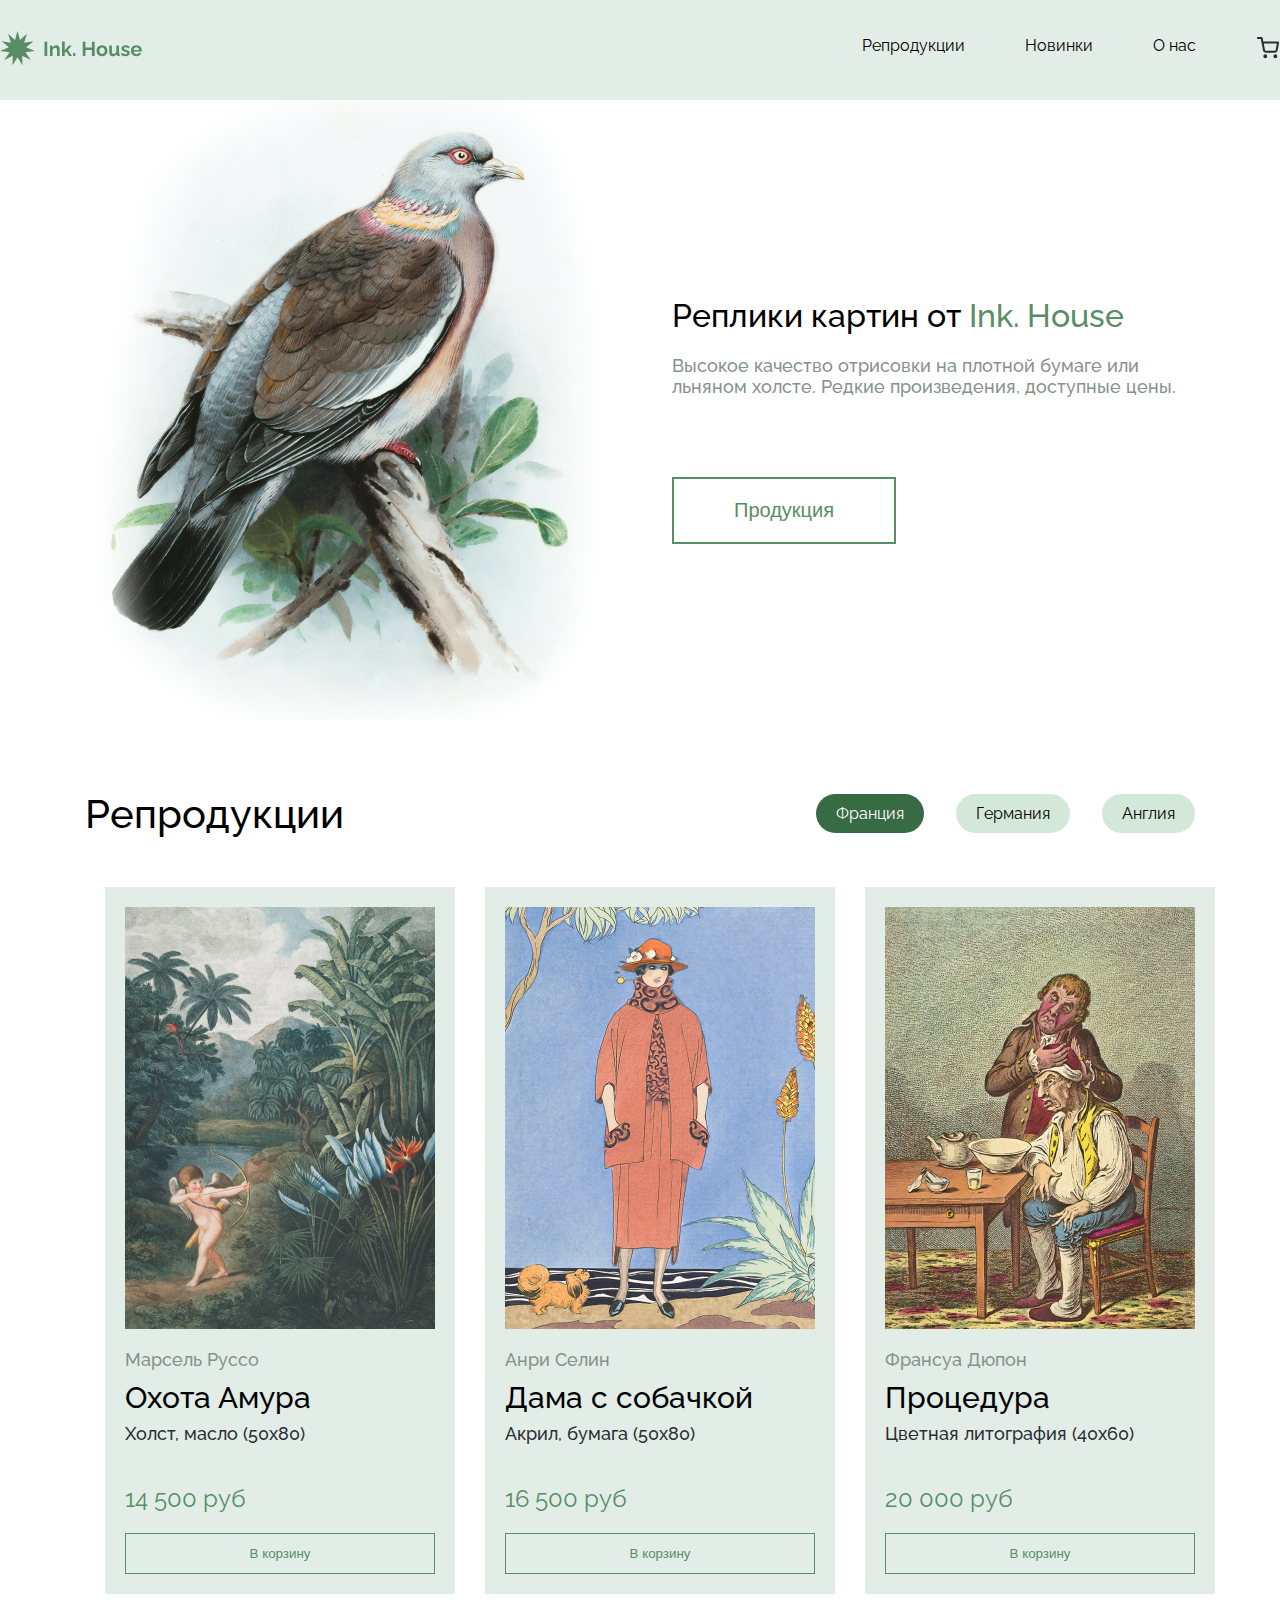
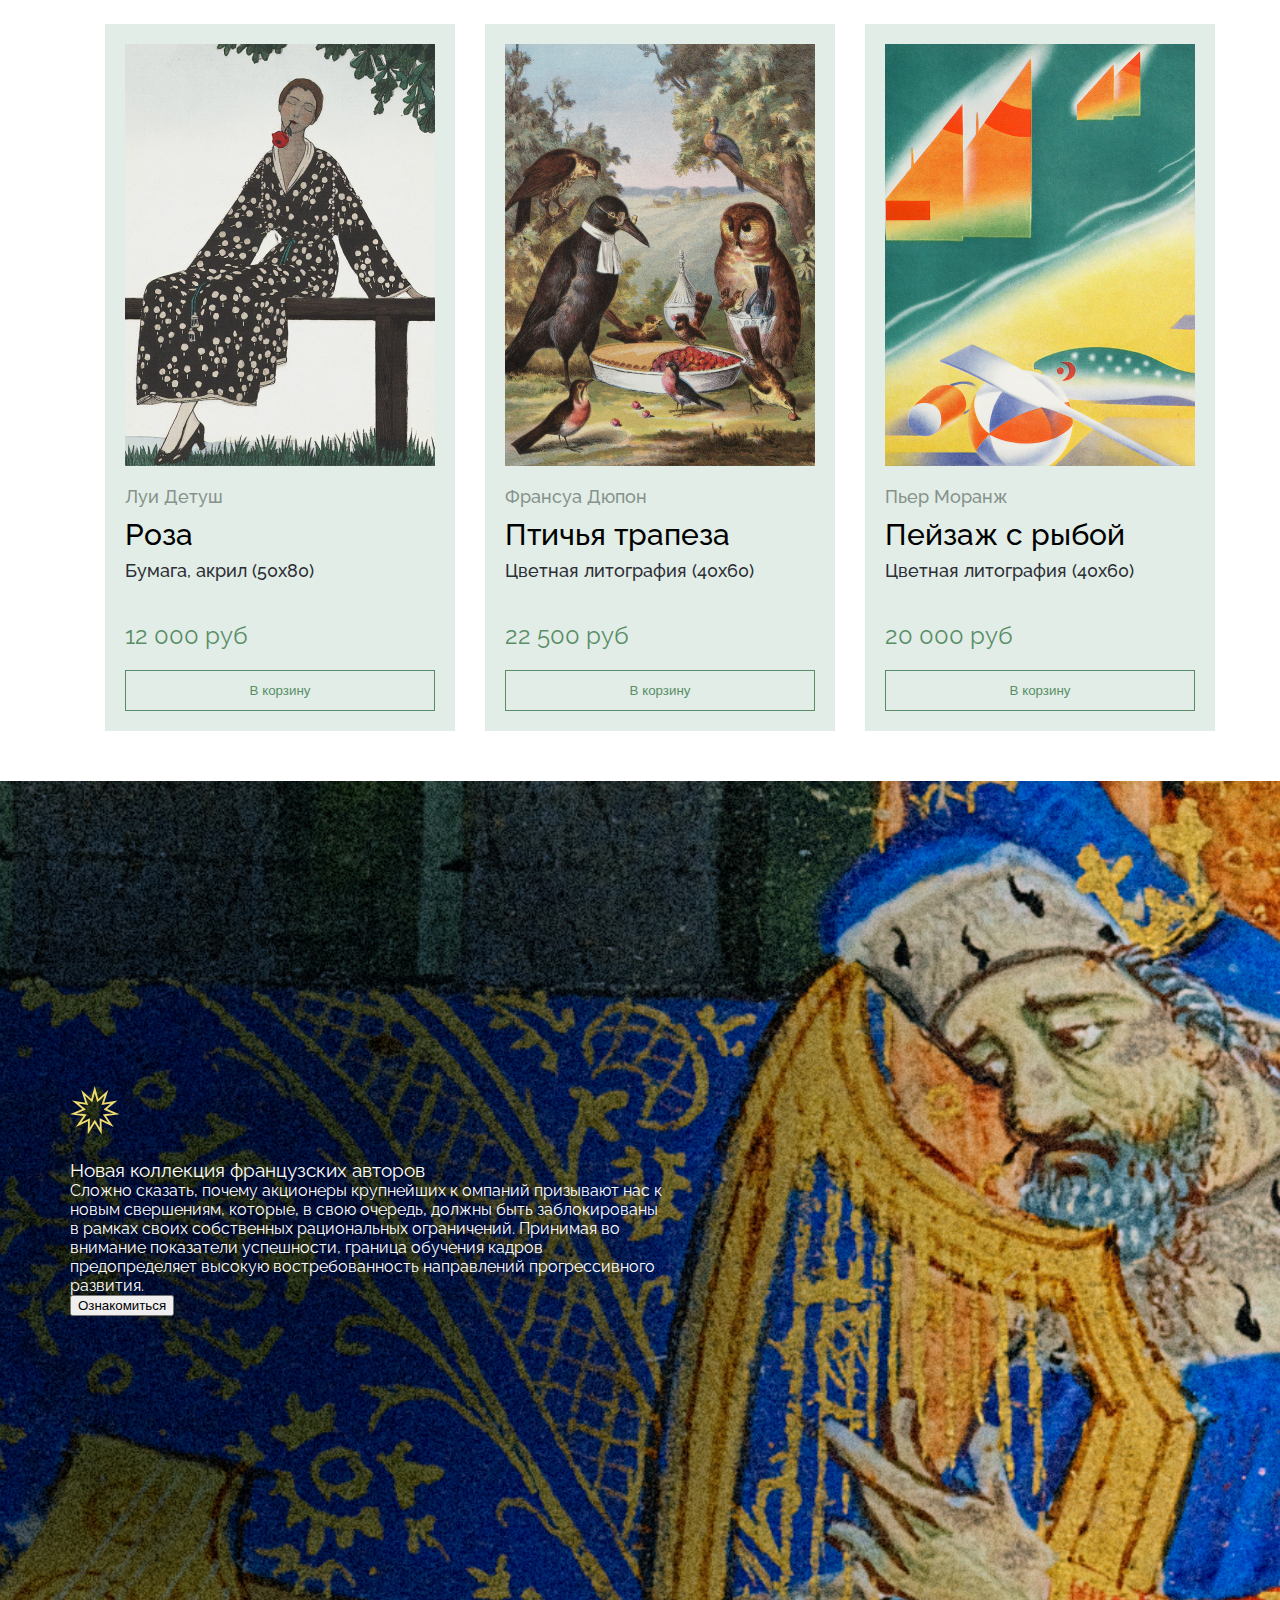
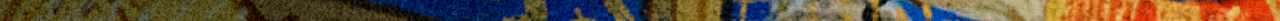
<file: Project/index.html>
<!DOCTYPE html>
<html lang="ru">
<head>
    <meta charset="UTF-8">
    <meta name="viewport" content="width=device-width, initial-scale=1.0">
    <title>House</title>

    <link rel="stylesheet" href="/Project/styles/style.css">
</head>
<body>
    <header class="header">
        <div class="container">
            <div class="logo">
                <img src="/Project/image/Frame 85.svg" alt="" class="logo__image">
            </div>

            <div class="nav__container">
                <nav class="header__nav">
                    <ul class="header__list">
                        <li><a href="#">Репродукции</a></li>
                        <li><a href="#">Новинки</a></li>
                        <li><a href="#">О нас</a></li>
                        <li><img src="/Project/image/Frame 217.svg" alt="" class="backet"></li>
                    </ul>
                </nav>
            </div>
        </div>
    </header>

    <main class="main">
        <div class="bird">
            <div class="bird__container">
                <img src="/Project/image/Bird.jpg" alt="" class="bird__image">
            </div>

            <div class="text">
                <h1 class="text__title">Реплики картин от <span class="is-green">Ink. House</span></h1>
                <p class="text__subtitle">Высокое качество отрисовки на 
                    плотной бумаге или льняном холсте. Редкие произведения, 
                    доступные цены.</p>
                
                <button class="bird__btn">Продукция</button>
            </div>
        </div>

        <section class="cards">
            <div class="container">
                <div class="cards__header">
                    <h2 class="cards__text">Репродукции</h2>
                    <ul class="cards__list">
                        <li><a class="cards__btn active" href="#" data-file="">Франция</a></li>
                        <li><a class="cards__btn" href="#" data-file="german.html">Германия</a></li>
                        <li><a class="cards__btn" href="#" data-file="england.html">Англия</a></li>
                    </ul>
                </div>

                <div class="blocks" id="gallery">

                    <div class="blocks__row">
                        <div class="block">
                        <img src="/Project/image/03.jpg" alt="" class="block__image">
                        <p class="small__title">Марсель Руссо</p>
                        <h3 class="block__title">Охота Амура</h3>
                        <p class="block__subtitle">Холст, масло (50х80) </p>

                        <p class="price">14 500 руб</p>

                        <button class="block__btn">В корзину</button>
                    </div>

                    <div class="block">
                        <img src="/Project/image/04.jpg" alt="" class="block__image">
                        <p class="small__title">Анри Селин</p>
                        <h3 class="block__title">Дама с собачкой</h3>
                        <p class="block__subtitle">Акрил, бумага (50х80) </p>

                        <p class="price">16 500 руб</p>

                        <button class="block__btn">В корзину</button>
                    </div>

                    <div class="block">
                        <img src="/Project/image/05.jpg" alt="" class="block__image">
                        <p class="small__title">Франсуа Дюпон</p>
                        <h3 class="block__title">Процедура</h3>
                        <p class="block__subtitle">Цветная литография (40х60)  </p>

                        <p class="price">20 000 руб</p>

                        <button class="block__btn">В корзину</button>
                    </div>
                    </div>

                    <div class="blocks__row">
                        <div class="block">
                        <img src="/Project/image/06.jpg" alt="" class="block__image">
                        <p class="small__title">Луи Детуш</p>
                        <h3 class="block__title">Роза</h3>
                        <p class="block__subtitle">Бумага, акрил (50х80)   </p>

                        <p class="price">12 000 руб</p>

                        <button class="block__btn">В корзину</button>
                    </div>

                    <div class="block">
                        <img src="/Project/image/07.jpg" alt="" class="block__image">
                        <p class="small__title">Франсуа Дюпон</p>
                        <h3 class="block__title">Птичья трапеза</h3>
                        <p class="block__subtitle">Цветная литография (40х60)    </p>

                        <p class="price">22 500 руб</p>

                        <button class="block__btn">В корзину</button>
                    </div>

                    <div class="block">
                        <img src="/Project/image/08.jpg" alt="" class="block__image">
                        <p class="small__title">Пьер Моранж</p>
                        <h3 class="block__title">Пейзаж с рыбой</h3>
                        <p class="block__subtitle">Цветная литография (40х60)     </p>

                        <p class="price">20 000 руб</p>

                        <button class="block__btn">В корзину</button>
                    </div>
                    </div>
                </div>
            </div>
        </section>

        <section class="icon">
            <div class="icon__container">

                <div class="icon__conttent">
                    <img src="/Project/image/Star 2.svg" alt="" class="icon__card">

                    <h3 class="icon__title">Новая коллекция французских авторов</h3>
                    <p class="icon__subtitle">Сложно сказать, почему акционеры крупнейших к
                        омпаний призывают нас к новым свершениям, которые, в свою очередь, 
                        должны быть заблокированы в рамках своих собственных рациональных 
                        ограничений. Принимая во внимание показатели успешности, граница 
                        обучения кадров предопределяет высокую востребованность направлений 
                        прогрессивного развития.</p>
                

                    <button class="icon__btn">Ознакомиться</button>
                </div>
            </div>
        </section>
    </main>

    <script src="/Project/script/script.js"></script>
</body>
</html>
</file>
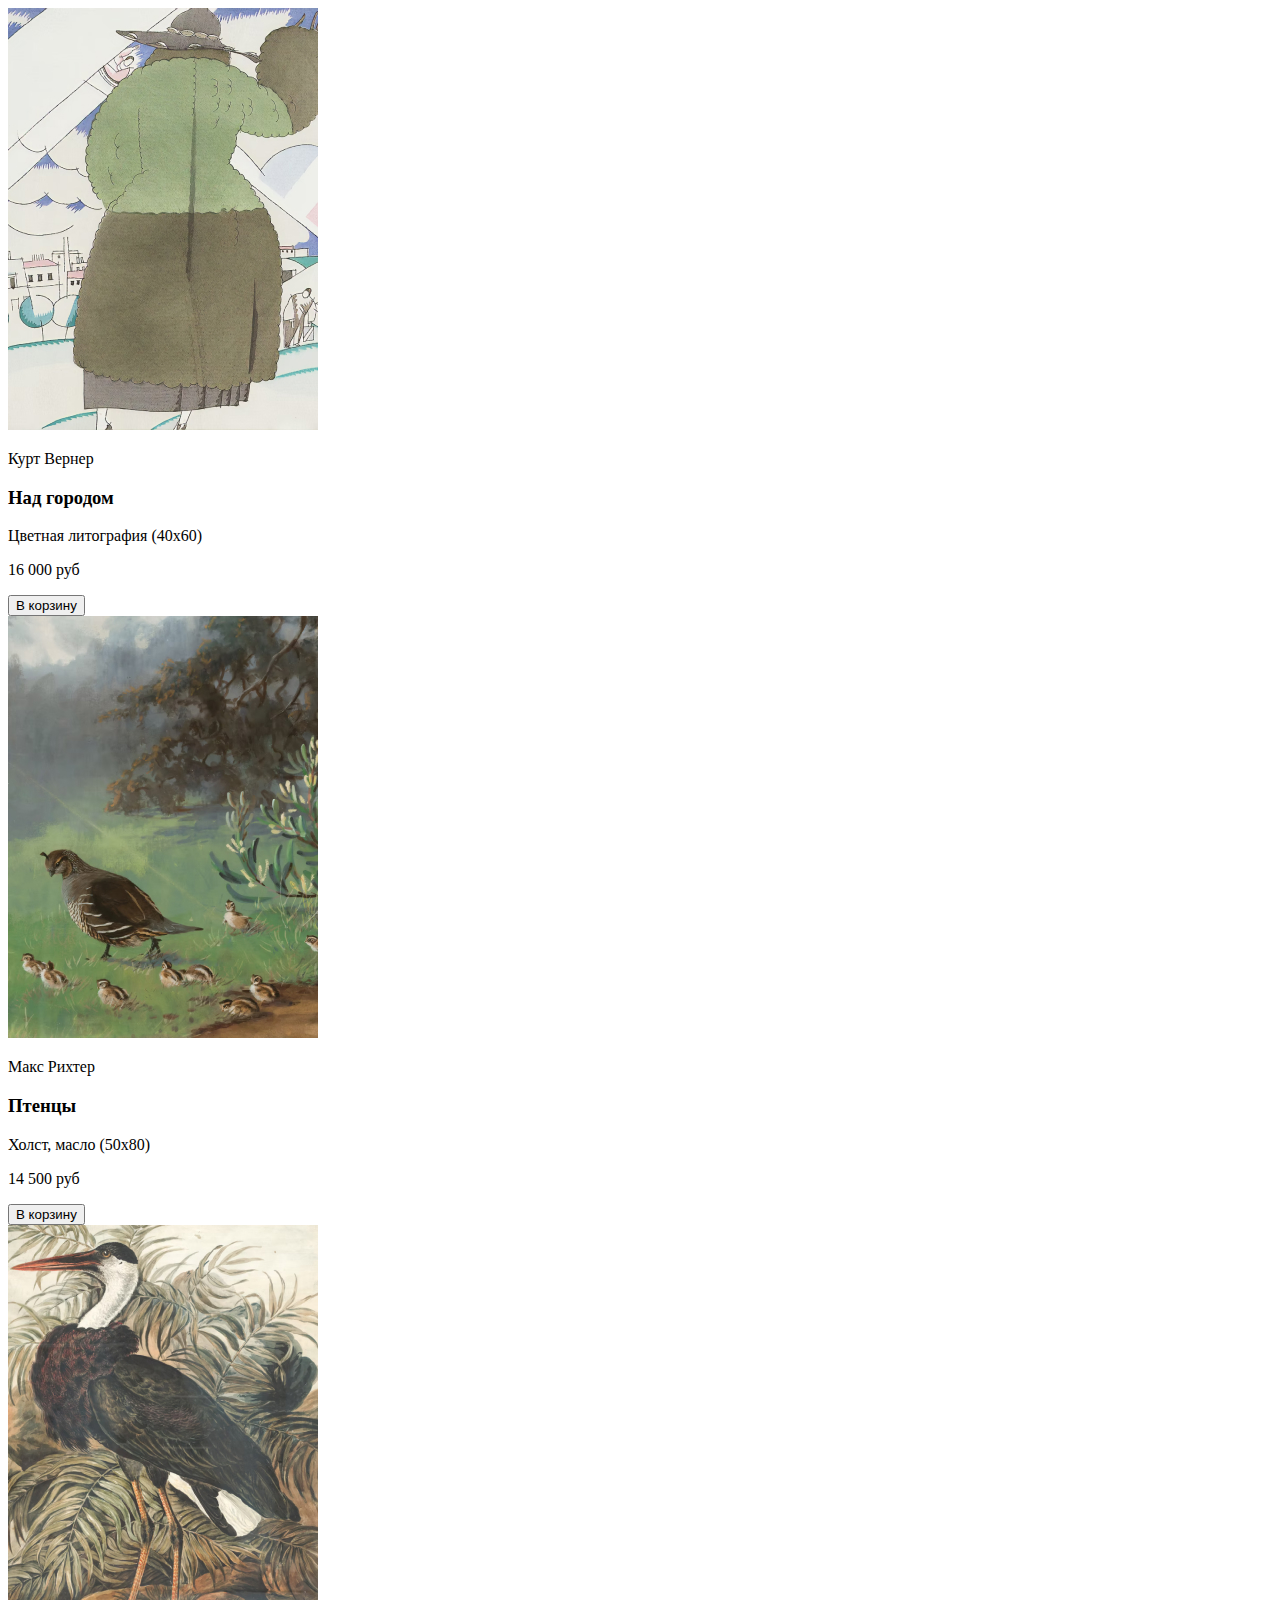
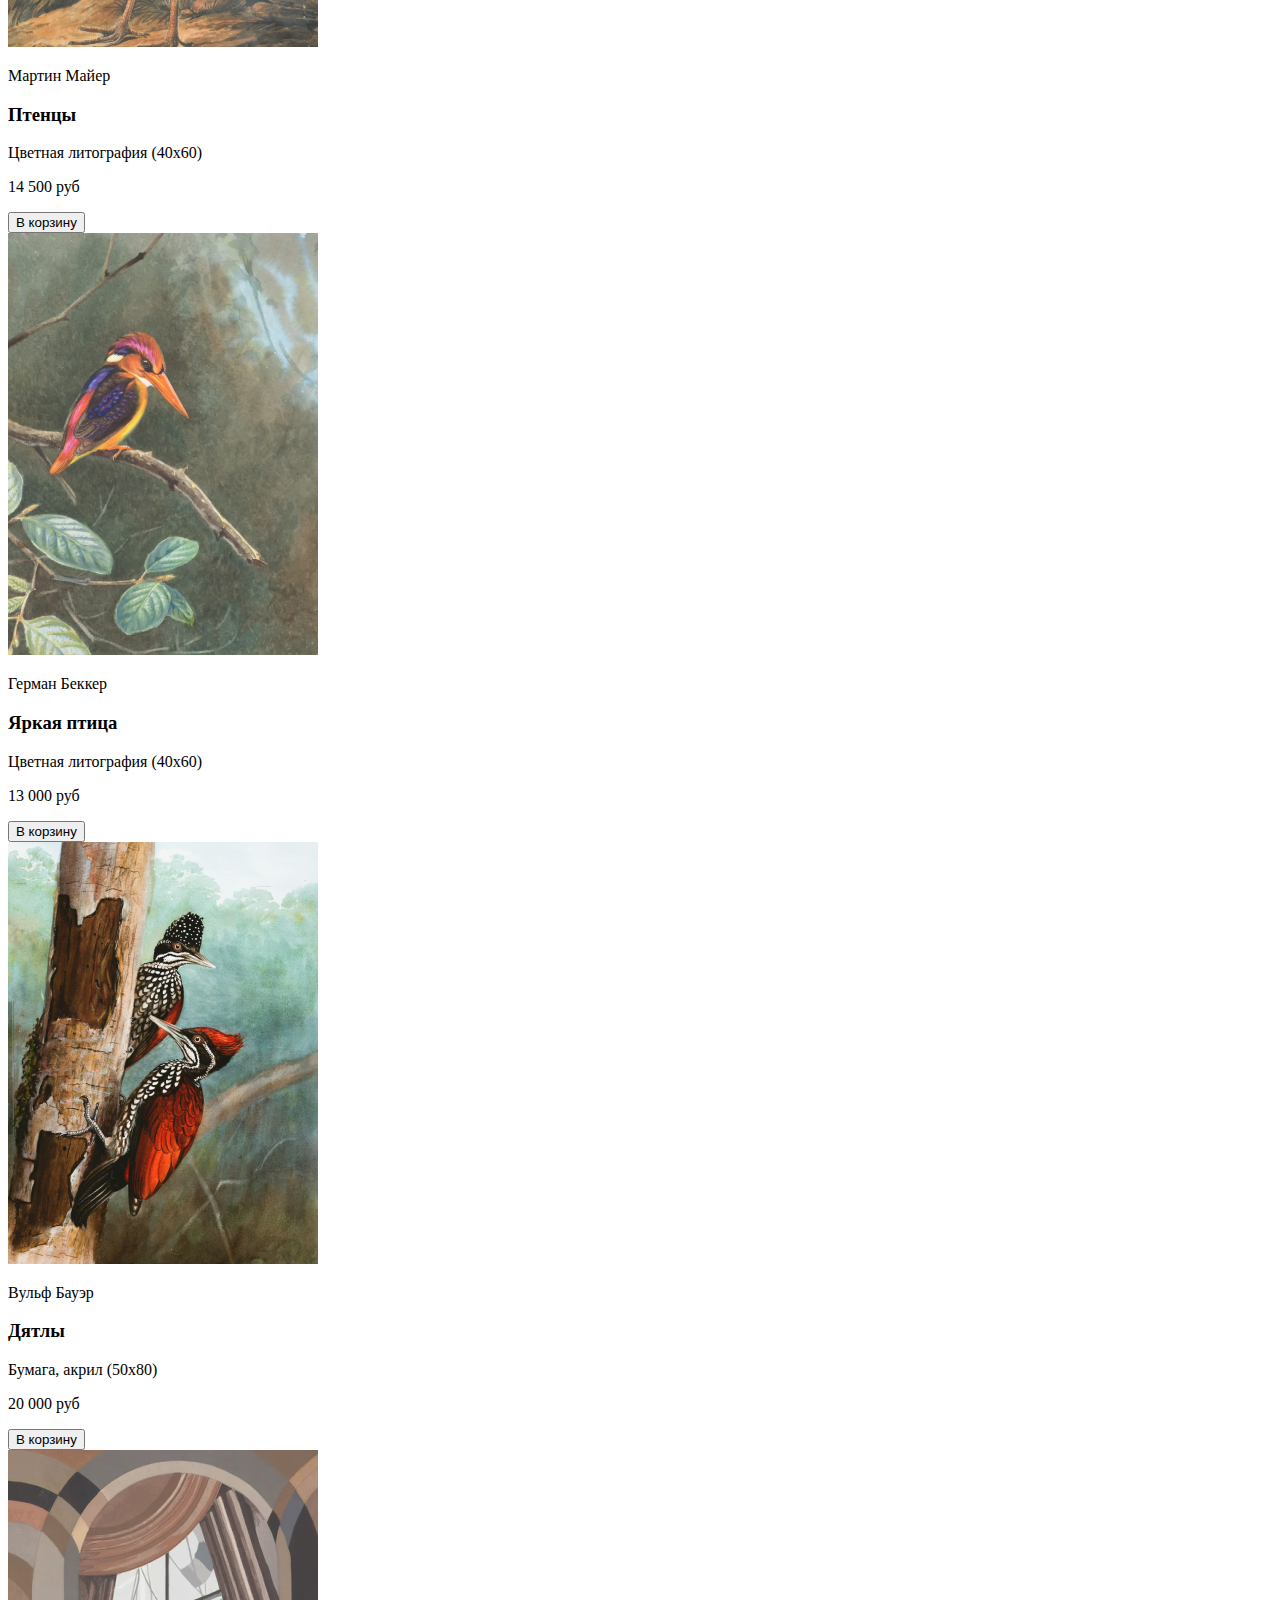
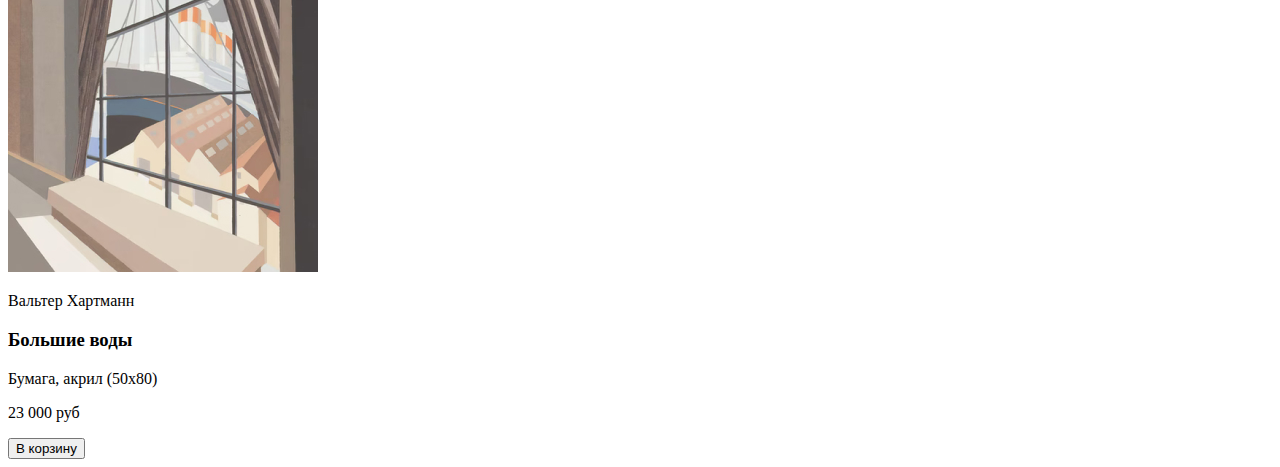
<file: Project/german.html>
<!DOCTYPE html>
<html lang="ru">
<head>
    <meta charset="UTF-8">
    <meta name="viewport" content="width=device-width, initial-scale=1.0">
    <title>Германия</title>
</head>
<body>
    <div class="gernam__container">
        <div class="german__row">
            <div class="german">
                <img src="/Project/image/09.jpg" alt="" class="german__imag">
                <p class="small__title">Курт Вернер</p>
                <h3 class="german__title">Над городом</h3>
                <p class="german__subtitle">Цветная литография (40х60) </p>

                <p class="price">16 000 руб</p>

                <button class="german__btn">В корзину</button>
            </div>

            <div class="german">
                <img src="/Project/image/10.jpg" alt="" class="german__imag">
                <p class="small__title">Макс Рихтер</p>
                <h3 class="german__title">Птенцы</h3>
                <p class="german__subtitle">Холст, масло (50х80)  </p>

                <p class="price">14 500 руб</p>

                <button class="german__btn">В корзину</button>
            </div>

            <div class="german">
                <img src="/Project/image/11.jpg" alt="" class="german__imag">
                <p class="small__title">Мартин Майер</p>
                <h3 class="german__title">Птенцы</h3>
                <p class="german__subtitle">Цветная литография (40х60) </p>

                <p class="price">14 500 руб</p>

                <button class="german__btn">В корзину</button>
            </div>
        </div>

        <div class="german__row">
            <div class="german">
                <img src="/Project/image/12.jpg" alt="" class="german__imag">
                <p class="small__title">Герман Беккер</p>
                <h3 class="german__title">Яркая птица</h3>
                <p class="german__subtitle">Цветная литография (40х60)  </p>

                <p class="price">13 000 руб</p>

                <button class="german__btn">В корзину</button>
            </div>

            <div class="german">
                <img src="/Project/image/13.jpg" alt="" class="german__imag">
                <p class="small__title">Вульф Бауэр</p>
                <h3 class="german__title">Дятлы</h3>
                <p class="german__subtitle">Бумага, акрил (50х80)   </p>

                <p class="price">20 000 руб</p>

                <button class="german__btn">В корзину</button>
            </div>

            <div class="german">
                <img src="/Project/image/14.jpg" alt="" class="german__imag">
                <p class="small__title">Вальтер Хартманн</p>
                <h3 class="german__title">Большие воды</h3>
                <p class="german__subtitle">Бумага, акрил (50х80) </p>

                <p class="price">23 000 руб</p>

                <button class="german__btn">В корзину</button>
            </div>
        </div>
    </div>
</body>
</html>
</file>
<file: Project/styles/style.css>
@import url('https://fonts.googleapis.com/css2?family=Raleway:ital,wght@0,100..900;1,100..900&display=swap');

body{
    padding: 0;
    color: #000;
    background-color: #fff;
    margin: 0;
    font-family: 'Raleway', sans-serif;
}

a{
    color: #000;
    text-decoration: none;
}

p{
    margin: 0;
}

ul{
    list-style: 0;
    padding: 0;
    margin: 0;
}

h2, h3, h4, h5{
    font-weight: 400;
    margin: 0;
}

.container{
 max-width: 1440px;
 margin: 0 auto;
 padding: 0, clamp(16px, 6vw, 165px);
}

.header{
    position: relative;
    padding: 10px 0;
    background-color: #E1EDE6;
}

.header .container{
    display: flex;
    justify-content: space-between;
    align-items: center;
    min-height: 80px;
}

.nav__container{
    display: flex;
    align-items: center;
    gap: clamp(24px, 6vw, 60px);
}

.header__list{
    display: flex;
    gap: clamp(24px, 6vw, 60px);
    list-style: none;
}

/*Main section*/
.bird{
    display: flex;
    align-items: center;
    justify-content: center;
    gap: clamp(34px, 5vw, 165px);
}

.bird__container{
    flex: 1;
    max-width: 540px;
}

.bird__image{
    display: block;
    width: 100%;
    height: auto;
}

.text{
    flex: 1;
    max-width: 540px;
}

.text__title{
    font-weight: 500;
    font-size: (32px, 4vw, 60px);
}

.is-green{
    color: #598D66;
}

.text__subtitle{
    font-weight: 500;
    font-size: 18px;
    color: #86928B;
    margin-bottom: 20px;
}

.bird__btn{
    background-color: #fff;
    color: #598D66;
    border: 2px solid #598D66;
    padding: 20px 60px;
    margin-top: 60px;
    font-weight: 500;
    font-size: 20px;
    transition: all 0.3s;
}

.bird__btn:hover{
    background: greenyellow;
    transform: scale(1.2);
}

/*Card*/
.cards .container{
    max-width: 1110px;
    margin: 0 auto;
}

.cards__header{
    display: flex;
    justify-content: space-between;
    align-items: center;
    margin-top: 70px;
    margin-bottom: 30px;
}

.cards__text{
    font-weight: 500;
    font-size: 40px;
}

.cards__list{
    display: flex;
    gap: 32px;
    list-style: none;
    padding: 0;
    margin: 0;
}

.cards__btn{
    padding: 10px 20px;
    border-radius: 20px;
    color: #000;
    background-color: #D4E8D9;
    text-decoration: none;
    font-size: 16px;
    transition: 0.3s;
}

.cards__btn.active{
    background: #376B44;
    color: #fff;
}

.cards__btn:hover{
    background: #376B44;
    color: #fff;
}

.blocks{
    display: flex;
    flex-direction: column;
    gap: 30px
}

.blocks__row{
    display: grid;
    grid-template-columns: repeat(auto-fit, minmax(350px, 1fr));
    gap: 30px;
    max-width: 1200px;
    margin: 0 auto;
    padding: 20px;
}

.block{
    padding: 20px;
    background: #E1EDE6;
    display: flex;
    flex-direction: column;
    height: 100%;
}

.small__title{
    font-weight: 500;
    font-size: 18px;
    color: #86928B;
    margin-top: 20px;
    margin-bottom: 10px;
}

.block__title{
    font-weight: 500;
    font-size: clamp(20px, 2.5vw, 30px);
    margin-bottom: 8px;
}

.block__subtitle{
    font-weight: 500;
    font-size: clamp(16px, 2.5vw, 18px);
    color: #2C2D35;
}

.price{
    font-weight: 400;
    font-size: clamp(18px, 2.5vw, 24px);
    color: #598D66;
    margin-top: auto;
}

.block__btn{
    background-color: #E1EDE6;
    color: #598D66;
    border: 1px solid #598D66;
    padding: 12px 20px;
    margin-top: 20px;
    width: 100%;
    transition: transform 0.3s ease, background-color 0.3s ease;
}

.block__btn:hover{
    transform:  scale(1.1);
}

/*Icon*/
.icon{
    background-image: url('/Project/image/background.jpg');
    background-size: cover;
    background-position: center;
    background-repeat: no-repeat;
    margin-top: 70px;
}

.icon__container{
    position: relative;
    max-width: 1440px;
    min-height: 600px;
    margin: 0 auto;
    padding: 120px 70px;
    display: flex;
    align-items: center;
}


.icon__content{
    position: relative;
    z-index: 3;
    max-width: 600px;
    color: #fff;
}

.icon__card{
    width: 50px;
    margin-bottom: 20px;
}

.icon__conttent{
    max-width: 600px;
    color: #fff;
}
</file>
